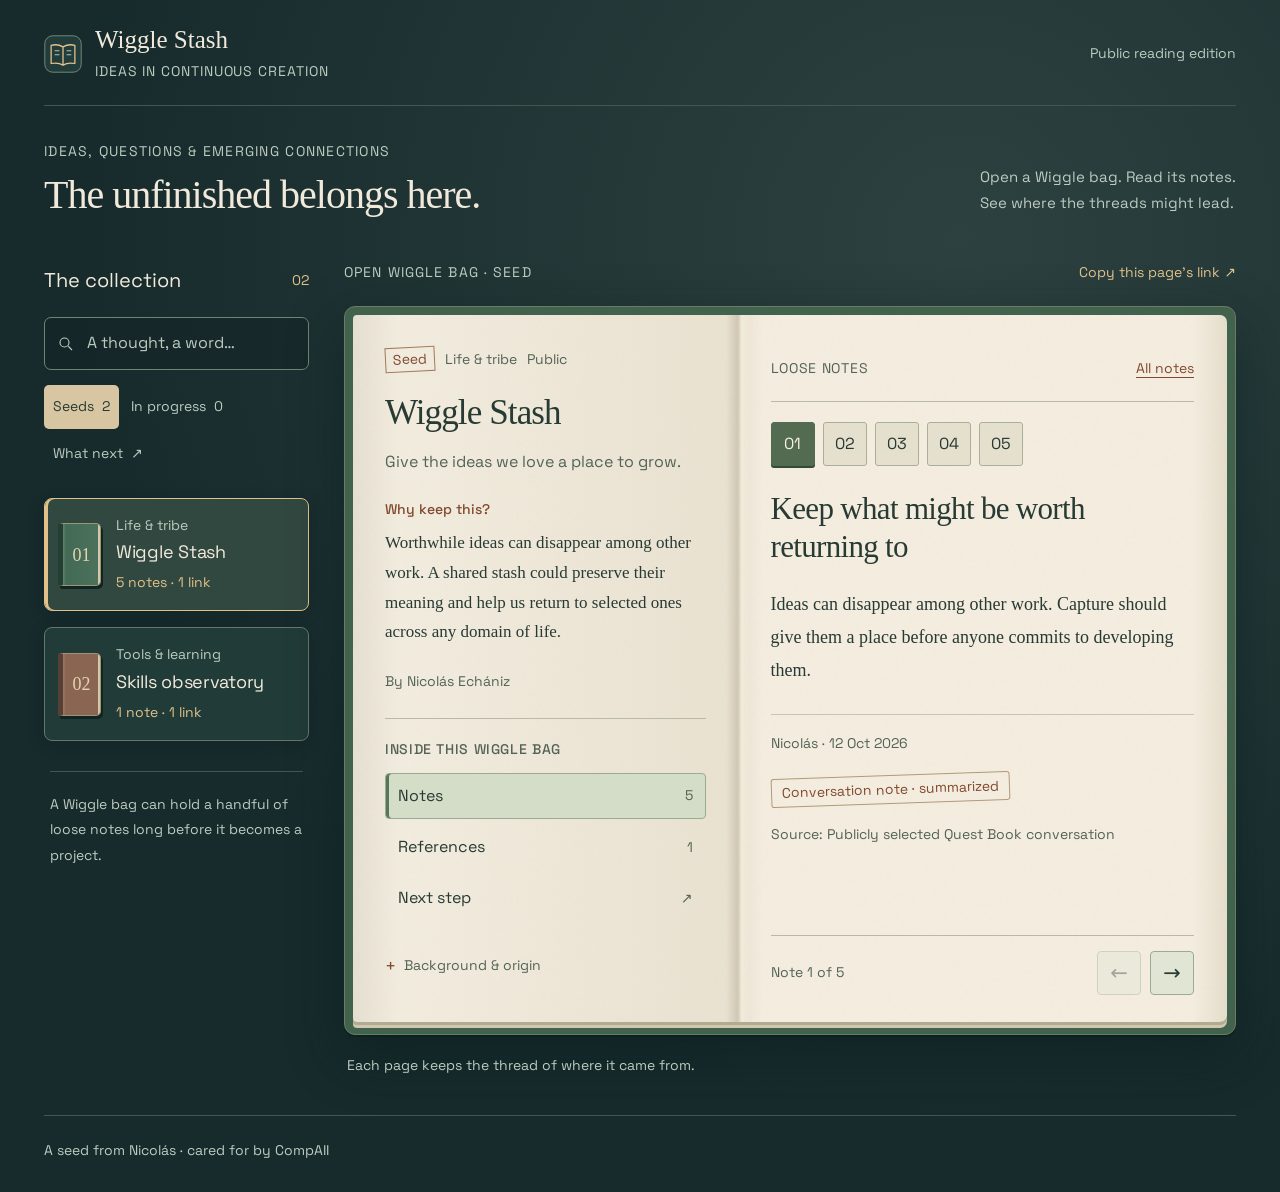
<file: public/questbook/index.html>
<!doctype html>
<html lang="en">
<head>
  <meta charset="utf-8">
  <meta name="viewport" content="width=device-width, initial-scale=1">
  <meta name="description" content="Shared Wiggle bags for ideas in continuous creation. Open a bag, read its notes and follow its linked material.">
  <meta name="theme-color" content="#172b2c">
  <title>Wiggle Stash · The tribe's exploration journal</title>
  <link rel="icon" href="mark.svg" type="image/svg+xml">
  <link rel="stylesheet" href="style.css">
  <script src="app.js" defer></script>
</head>
<body>
  <a class="skip" href="#notebook">Skip to the open notebook</a>
  <div class="shell">
    <header class="masthead"><a class="brand" href="./"><img src="mark.svg" width="38" height="38" alt=""><span>Wiggle Stash<small>IDEAS IN CONTINUOUS CREATION</small></span></a><div class="home-links"><span class="public-label">Public reading edition</span></div></header>
    <main>
      <div class="welcome"><div><p class="eyebrow">IDEAS, QUESTIONS & EMERGING CONNECTIONS</p><h1>The unfinished belongs here.</h1></div><p>Open a Wiggle bag. Read its notes. <br>See where the threads might lead.</p></div>
      <div class="desk">
        <aside class="collection" aria-labelledby="collection-title">
          <div class="collection-heading"><h2 id="collection-title">The collection</h2><span id="collection-count">—</span></div>
          <label class="search"><span class="sr-only">Search Wiggle bags and notes</span><svg width="18" height="18" viewBox="0 0 24 24" fill="none" aria-hidden="true"><circle cx="10" cy="10" r="6" stroke="currentColor" stroke-width="1.5"/><path d="m15 15 5 5" stroke="currentColor" stroke-width="1.5"/></svg><input id="search" type="search" placeholder="A thought, a word…" autocomplete="off"></label>
          <div class="views" role="group" aria-label="Wiggle bag collection view"><button type="button" data-view="seeds" aria-pressed="true">Seeds <span id="seed-count">—</span></button><button type="button" data-view="progress" aria-pressed="false">In progress <span id="progress-count">—</span></button><button type="button" data-view="next" aria-pressed="false">What next <span aria-hidden="true">↗</span></button></div>
          <div id="quests" class="quest-list"><p class="loading">Opening the collection…</p></div>
          <p class="collection-note">A Wiggle bag can hold a handful of loose notes long before it becomes a project.</p>
          <p class="sr-only" id="result-status" role="status" aria-live="polite"></p>
        </aside>
        <section class="notebook-area" id="notebook" aria-label="Open Wiggle bag" tabindex="-1">
          <div class="notebook-topline"><span id="notebook-label">OPEN WIGGLE BAG</span><button type="button" id="share" disabled>Copy this page's link <span aria-hidden="true">↗</span></button></div>
          <div class="binding" id="binding" hidden>
            <div class="book-spread">
              <section class="context-page" id="quest-context" aria-label="Wiggle bag background"></section>
              <section class="entry-page" aria-labelledby="entry-title">
                <div class="entry-topline"><span id="entry-section">LOOSE NOTES</span><button type="button" id="show-notes">All notes</button></div>
                <div id="note-index" class="note-index" role="group" aria-label="Choose a note"></div>
                <div class="entry-content" id="entry-content"></div>
                <div class="entry-footer"><span id="page-position"></span><div class="page-turns"><button type="button" id="previous" aria-label="Previous note">←</button><button type="button" id="next" aria-label="Next note">→</button></div></div>
              </section>
            </div>
          </div>
          <div id="empty-reader" class="empty-reader"><h2>A place for what comes next.</h2><p>The first Wiggle bags are opening.</p></div>
          <div class="notebook-bottomline"><p id="reader-hint">Every page keeps the thread of where it came from.</p><span id="share-status" role="status"></span></div>
        </section>
      </div>
    </main>
    <footer><span>A seed from Nicolás · cared for by CompAII</span></footer>
    <noscript><p class="no-script">Wiggle Stash needs JavaScript to open its Wiggle bags. Ideas can rest here before becoming projects; we care for the stash through conversation.</p></noscript>
  </div>
</body>
</html>
</file>
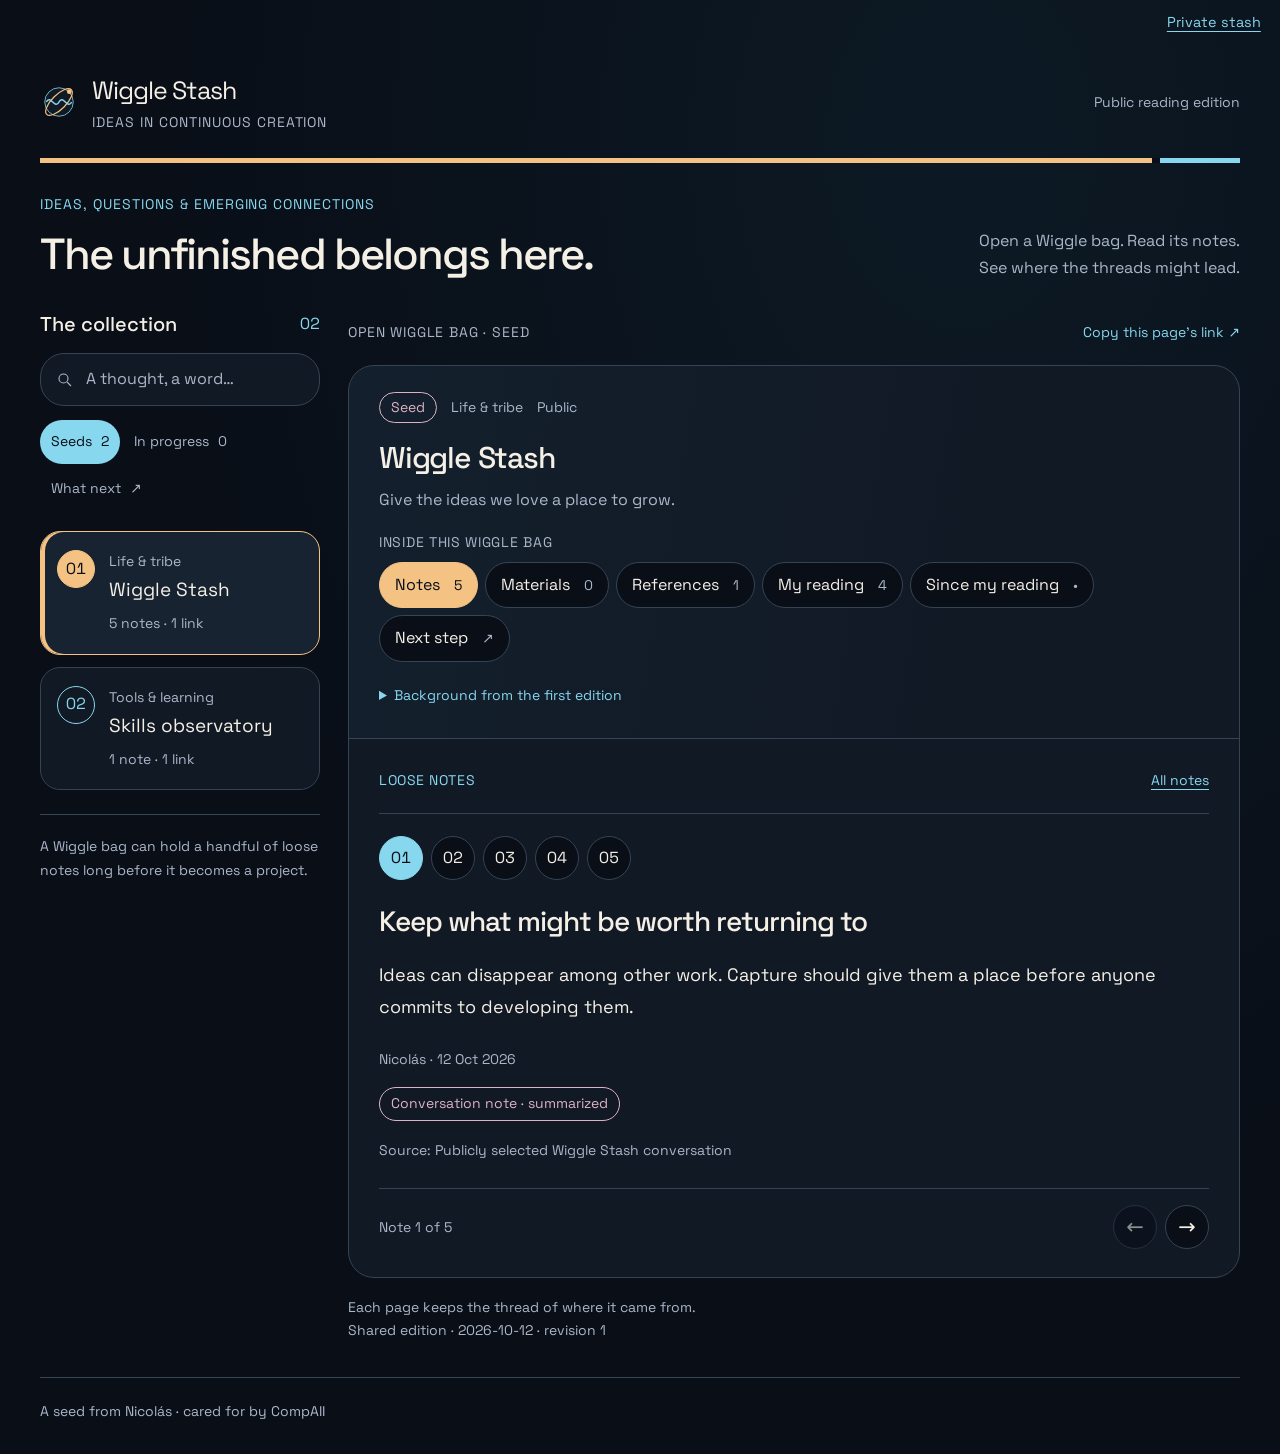
<file: public/wiggle-stash/index.html>
<!doctype html>
<html lang="en">
<head>
  <meta charset="utf-8">
  <meta name="viewport" content="width=device-width, initial-scale=1, viewport-fit=cover">
  <meta name="description" content="Shared Wiggle bags for ideas in continuous creation. Open a bag, read its notes and follow its linked material.">
  <meta name="theme-color" content="#090e17">
  <title>Wiggle Stash · Ideas in continuous creation</title>
  <link rel="icon" href="mark.svg" type="image/svg+xml">
  <link rel="stylesheet" href="style.css">
  <script src="app.js" defer></script>
</head>
<body>
  <a class="skip" href="#notebook">Skip to the open Wiggle bag</a>
  <nav id="edition-links" class="edition-links" aria-label="Other selected editions" hidden></nav>
  <div class="shell">
    <header class="masthead"><a class="brand" href="./"><img src="mark.svg" width="38" height="38" alt=""><span>Wiggle Stash<small>IDEAS IN CONTINUOUS CREATION</small></span></a><div class="home-links"><span class="public-label">Selected reading edition</span></div></header>
    <main>
      <div class="welcome"><div><p class="eyebrow">IDEAS, QUESTIONS & EMERGING CONNECTIONS</p><h1>The unfinished belongs here.</h1></div><p>Open a Wiggle bag. Read its notes. <br>See where the threads might lead.</p></div>
      <div class="desk">
        <aside class="collection" aria-labelledby="collection-title">
          <div class="collection-heading"><h2 id="collection-title">The collection</h2><span id="collection-count">—</span></div>
          <label class="search"><span class="sr-only">Search Wiggle bags and notes</span><svg width="18" height="18" viewBox="0 0 24 24" fill="none" aria-hidden="true"><circle cx="10" cy="10" r="6" stroke="currentColor" stroke-width="1.5"/><path d="m15 15 5 5" stroke="currentColor" stroke-width="1.5"/></svg><input id="search" type="search" placeholder="A thought, a word…" autocomplete="off"></label>
          <div class="views" role="group" aria-label="Wiggle bag collection view"><button type="button" data-view="seeds" aria-pressed="true">Seeds <span id="seed-count">—</span></button><button type="button" data-view="progress" aria-pressed="false">In progress <span id="progress-count">—</span></button><button type="button" data-view="next" aria-pressed="false">What next <span aria-hidden="true">↗</span></button></div>
          <div id="bags" class="bag-list"><p class="loading">Opening the collection…</p></div>
          <p class="collection-note">A Wiggle bag can hold a handful of loose notes long before it becomes a project.</p>
          <p class="sr-only" id="result-status" role="status" aria-live="polite"></p>
        </aside>
        <section class="notebook-area" id="notebook" aria-label="Open Wiggle bag" tabindex="-1">
          <div class="notebook-topline"><span id="notebook-label">OPEN WIGGLE BAG</span><button type="button" id="share" disabled>Copy this page's link <span aria-hidden="true">↗</span></button></div>
          <div class="binding" id="binding" hidden>
            <div class="book-spread">
              <section class="context-page" id="bag-context" aria-label="Wiggle bag background"></section>
              <section class="entry-page" aria-labelledby="entry-title">
                <div class="entry-topline"><span id="entry-section">LOOSE NOTES</span><button type="button" id="show-notes">All notes</button></div>
                <div id="note-index" class="note-index" role="group" aria-label="Choose a note"></div>
                <div class="entry-content" id="entry-content"></div>
                <div class="entry-footer"><span id="page-position"></span><div class="page-turns"><button type="button" id="previous" aria-label="Previous note">←</button><button type="button" id="next" aria-label="Next note">→</button></div></div>
              </section>
            </div>
          </div>
          <div id="empty-reader" class="empty-reader"><h2>A place for what comes next.</h2><p>The first Wiggle bags are opening.</p></div>
          <div class="notebook-bottomline"><div><p id="reader-hint">Every page keeps the thread of where it came from.</p><p id="reader-version"></p></div><span id="share-status" role="status"></span></div>
        </section>
      </div>
    </main>
    <footer><span>A seed from Nicolás · cared for by CompAII</span></footer>
    <noscript><p class="no-script">Wiggle Stash needs JavaScript to open its Wiggle bags. Ideas can rest here before becoming projects; we care for the stash through conversation.</p></noscript>
  </div>
</body>
</html>
</file>
<file: public/questbook/style.css>
@font-face {font-family:'Space Grotesk';src:url('fonts/space-grotesk-latin.woff2') format('woff2');font-weight:300 700;font-style:normal;font-display:swap}
:root {color-scheme:dark;--desk:#172b2c;--ink:#f1eadc;--muted:#bdcbbf;--amber:#e1c18a;--paper:#f0e9dc;--paper-ink:#283a34;--paper-muted:#536356;--rust:#81492e;--line:#405752;--serif:Georgia,'Times New Roman',serif}
* {box-sizing:border-box}
body {margin:0;background:radial-gradient(ellipse at 75% 20%,#2c4140,transparent 65%),var(--desk);color:var(--ink);font:16px/1.65 'Space Grotesk',system-ui,sans-serif}
button,input {font:inherit}
button {cursor:pointer;touch-action:manipulation}
a {color:var(--amber);text-decoration:none}
a:hover {text-decoration:underline}
button:focus-visible,a:focus-visible,input:focus-visible,section[tabindex]:focus-visible {outline:2px solid var(--amber);outline-offset:4px}
button:disabled {cursor:default;opacity:.4}
[hidden] {display:none!important}
.shell {max-width:1510px;padding:0 44px;margin:0 auto}
.masthead {display:flex;align-items:center;justify-content:space-between;gap:20px;flex-wrap:wrap;padding:25px 0 23px;border-bottom:1px solid var(--line)}
.brand {display:flex;align-items:center;gap:13px;color:var(--ink);font:25px/1.2 var(--serif)}
.brand img {flex-shrink:0}
.brand small {display:block;font:14px/1.6 'Space Grotesk',sans-serif;letter-spacing:.065em;color:var(--muted);margin-top:5px}
.home-links {display:flex;align-items:center;gap:23px;font-size:14px;flex-wrap:wrap}
.public-label {color:var(--muted)}
.home-links a {color:var(--ink)}
.home-links a span {color:var(--amber);margin-left:6px}
.welcome {display:flex;align-items:end;justify-content:space-between;gap:24px;flex-wrap:wrap;padding:35px 0 32px}
.eyebrow {font-size:14px;line-height:1.5;color:var(--muted);letter-spacing:.09em;margin:0 0 10px}
h1 {font:40px/1.15 var(--serif);letter-spacing:-.025em;margin:0}
.welcome>p {font-size:15px;color:var(--muted);margin:0 0 3px;line-height:1.7}
.desk {display:grid;grid-template-columns:265px minmax(0,1fr);gap:35px;align-items:start}
.collection {padding:14px 0 0;min-width:0}
.collection-heading {display:flex;justify-content:space-between;align-items:center;gap:12px;margin-bottom:20px}
.collection-heading h2 {font-size:20px;font-weight:400;margin:0}
.collection-heading>span {color:var(--amber);font-size:14px}
.search {display:flex;align-items:center;gap:10px;border:1px solid #708476;border-radius:7px;padding:11px 12px;color:var(--muted);background:#12222580}
.search svg {flex-shrink:0}
.search input {color:var(--ink);font-size:16px;background:none;border:0;min-width:0;width:100%}
.search input::placeholder {color:var(--muted)}
.views {display:flex;gap:3px;flex-wrap:wrap;margin:15px 0 22px}
.views button {border:0;background:none;color:var(--muted);font-size:14px;min-height:44px;padding:6px 9px;border-radius:5px}
.views button span {margin-left:4px}
.views button[aria-pressed=true] {background:#d8c6a3;color:#263b34}
.quest-list {display:flex;flex-direction:column;gap:16px}
.quest-choice {display:flex;align-items:center;gap:15px;width:100%;text-align:left;color:var(--ink);padding:16px 13px;background:#213b38;border:1px solid #61796d;border-radius:8px;box-shadow:0 4px 16px #07151333;transition:border-color .15s,background .15s}
.quest-choice[aria-pressed=true] {background:#314840;border-color:var(--amber);box-shadow:inset 3px 0 0 var(--amber),0 4px 16px #07151333}
.quest-choice:hover {background:#354d44;border-color:var(--amber)}
.mini-journal {display:grid;place-items:center;flex-shrink:0;width:43px;height:63px;border-radius:2px 5px 5px 2px;border:1px solid #9b9475;border-left:5px solid #233f34;background:linear-gradient(90deg,#628368 0%,#426a56 8%,#4c715b 95%,#d4c7ac 95%);color:#e5d4b0;box-shadow:2px 3px 0 #102522;font:18px/1 var(--serif)}
.quest-choice:nth-child(2n) .mini-journal {background:linear-gradient(90deg,#9d7763 0%,#896552 8%,#896552 95%,#d4c7ac 95%);border-left-color:#573f36}
.choice-copy {display:block;min-width:0}
.choice-domain {font-size:14px;color:var(--muted);display:block;line-height:1.45}
.choice-title {font-size:18px;line-height:1.35;display:block;margin:5px 0 7px;letter-spacing:-.015em}
.choice-count {font-size:14px;color:var(--amber);display:block}
.collection-note {color:var(--muted);font-size:14px;line-height:1.8;margin:30px 6px 0;border-top:1px solid var(--line);padding-top:20px}
.notebook-area {min-width:0}
.notebook-topline {display:flex;justify-content:space-between;align-items:center;gap:14px;margin:0 0 12px;flex-wrap:wrap;font-size:14px;color:var(--muted)}
.notebook-topline>span {letter-spacing:.08em}
#share {font-size:14px;color:var(--amber);background:none;border:0;padding:8px 0;min-height:44px}
.binding {border:1px solid #6e7964;border-radius:11px;background:#41634d;padding:8px 8px 12px;box-shadow:0 20px 55px #05181870,0 2px 0 #102522}
.book-spread {position:relative;display:grid;grid-template-columns:44% 56%;border-radius:4px 7px 7px 4px;overflow:hidden;min-height:650px;box-shadow:0 3px 0 #b0ac91,0 6px 0 #d2c6ae}
.book-spread::after {content:'';position:absolute;left:44%;top:0;bottom:0;width:24px;transform:translateX(-50%);background:linear-gradient(90deg,transparent,#66533a2b 45%,#4c3a2326 50%,#fffbeb55 65%,transparent);pointer-events:none}
.context-page,.entry-page {color:var(--paper-ink);background:var(--paper);min-width:0}
.context-page {padding:32px 32px 34px;background:linear-gradient(90deg,#e5dfd0,#f2ecde 12%,#e9e1d0 99%);position:relative}
.entry-page {padding:31px 33px 27px;background:linear-gradient(90deg,#e9e1d0,#f4eddf 5%,#f4eddf 93%,#e5ddca);display:flex;flex-direction:column;position:relative}
.context-page::before,.entry-page::before {content:'';position:absolute;inset:0;opacity:.2;pointer-events:none;background-image:url("data:image/svg+xml,%3Csvg viewBox='0 0 150 150' xmlns='http://www.w3.org/2000/svg'%3E%3Cfilter id='n'%3E%3CfeTurbulence type='fractalNoise' baseFrequency='.8' numOctaves='3' stitchTiles='stitch'/%3E%3C/filter%3E%3Crect width='100%25' height='100%25' opacity='.15' filter='url(%23n)'/%3E%3C/svg%3E")}
.context-page>* ,.entry-page>* {position:relative}
.quest-meta {display:flex;align-items:center;gap:10px;flex-wrap:wrap;font-size:14px;color:var(--paper-muted);margin:0 0 21px}
.seed-stamp {color:var(--rust);border:1px solid #a2785a;display:inline-flex;padding:1px 7px;line-height:1.5;transform:rotate(-3deg);font-size:14px}
.quest-title {font:35px/1.12 var(--serif);letter-spacing:-.025em;margin:0 0 16px;overflow-wrap:anywhere}
.quest-subtitle {color:var(--paper-muted);font-size:16px;line-height:1.65;margin:0 0 23px}
.why-label {color:var(--rust);font-size:14px;font-weight:500;margin:0 0 7px}
.why-body {font:17px/1.75 var(--serif);margin:0 0 23px}
.quest-author {font-size:14px;line-height:1.6;color:var(--paper-muted);margin:0 0 26px}
.contents-title {color:var(--paper-muted);font-size:14px;font-weight:500;letter-spacing:.045em;border-top:1px solid #b8baa7;padding-top:19px;margin:0 0 11px}
.contents {display:flex;flex-direction:column;gap:5px}
.contents button {background:none;border:1px solid transparent;border-radius:4px;color:var(--paper-ink);font-size:16px;text-align:left;display:flex;justify-content:space-between;align-items:center;gap:12px;padding:9px 12px;min-height:44px}
.contents button span {color:var(--paper-muted);font-size:14px}
.contents button[aria-pressed=true] {background:#d3ddc7;border-color:#99ab92;box-shadow:inset 3px 0 0 #58765a}
.contents button:hover {border-color:#7e9175}
.context-page details {font-size:14px;line-height:1.75;color:var(--paper-muted);margin-top:22px}
.context-page summary {cursor:pointer;min-height:44px;display:flex;align-items:center;gap:8px;list-style:none}
.context-page summary::before {content:'+';font-size:18px;color:var(--rust)}
.context-page details[open] summary::before {content:'−'}
.context-page details p {margin:5px 0 16px}
.context-page details h3 {color:var(--paper-ink);font-size:14px;font-weight:500;margin:17px 0 4px}
.context-page button:focus-visible,.entry-page button:focus-visible,.entry-page a:focus-visible,.context-page summary:focus-visible {outline-color:#85532e}
.entry-topline {display:flex;align-items:center;justify-content:space-between;gap:16px;flex-wrap:wrap;font-size:14px;color:var(--paper-muted);letter-spacing:.05em;border-bottom:1px solid #b8baa7;padding-bottom:11px;min-height:46px}
#show-notes {background:none;color:var(--rust);font-size:14px;border:0;min-height:44px;padding:4px 0;text-decoration:underline;text-underline-offset:4px;letter-spacing:0}
.note-index {display:flex;flex-wrap:wrap;gap:8px;margin:20px 0 24px}
.note-index button {min-width:44px;min-height:44px;border:1px solid #aaaf99;border-radius:3px;color:var(--paper-ink);background:#e5dfce;font-size:16px}
.note-index button[aria-pressed=true] {background:#536b51;color:#f8f1df;border-color:#536b51;box-shadow:0 2px 0 #324c33}
.note-index button:hover {border-color:var(--rust)}
.entry-content {flex:1;min-width:0;overflow-wrap:anywhere;padding-bottom:24px}
.note-heading {font:31px/1.2 var(--serif);letter-spacing:-.022em;color:var(--paper-ink);margin:0 0 23px}
.note-body {font:18px/1.85 var(--serif);margin:0 0 26px;white-space:pre-line}
.note-attribution {color:var(--paper-muted);font-size:14px;margin:0 0 20px;padding-top:17px;border-top:1px solid #c3c6b3;line-height:1.7}
.note-type {display:inline-block;color:var(--rust);font-size:14px;border:1px solid #b39979;padding:3px 10px;transform:rotate(-2deg);border-radius:3px;line-height:1.5}
.source-detail {color:var(--paper-muted);font-size:14px;line-height:1.7;margin:19px 0 0}
.entry-footer {display:flex;align-items:center;justify-content:space-between;gap:16px;border-top:1px solid #b8baa7;padding-top:15px;margin-top:15px;flex-wrap:wrap}
#page-position {color:var(--paper-muted);font-size:14px}
.page-turns {display:flex;gap:9px}
.page-turns button {border:1px solid #9aab91;border-radius:4px;background:#e1e5d4;color:var(--paper-ink);min-width:44px;min-height:44px;font-size:21px;line-height:1}
.notes-overview {display:grid;grid-template-columns:1fr;gap:14px}
.note-preview {text-align:left;padding:17px 19px;background:#e4d6b7;border:1px solid #b8a680;border-radius:2px 12px 4px 3px;box-shadow:0 3px 0 #cbbea3;transform:rotate(-.7deg);color:var(--paper-ink);display:block;width:100%}
.note-preview:nth-child(2n) {background:#d5dfcf;border-color:#a4b698;transform:rotate(.7deg)}
.note-preview:nth-child(3n) {background:#dfd6df;border-color:#b4a1b6}
.note-preview>span {display:block;font-size:14px;color:var(--paper-muted);line-height:1.6}
.note-preview strong {display:block;font:20px/1.3 var(--serif);margin:8px 0 11px}
.note-preview p {font-size:15px;line-height:1.65;margin:0 0 13px}
.note-preview:hover {box-shadow:0 5px 0 #b1aa8a;border-color:var(--rust)}
.reference-card {display:block;border:1px solid #9cae93;border-left:4px solid #6c8862;background:#e0e4d4;padding:21px 22px;border-radius:3px 10px 10px 3px;margin:22px 0;color:#345941;overflow-wrap:anywhere}
.reference-card strong {display:block;font:22px/1.3 var(--serif);margin-bottom:9px}
.reference-card span {font-size:14px;color:var(--paper-muted);display:block}
.next-label {font-size:14px;color:var(--rust);margin:12px 0}
.next-occasion {border-top:1px solid #bbc0aa;padding-top:18px;margin-top:30px}
.next-occasion h3 {font-size:15px;font-weight:500;color:#3b6347;margin:0 0 9px}
.next-occasion p {font:17px/1.8 var(--serif);margin:0}
.notebook-bottomline {display:flex;justify-content:space-between;align-items:start;gap:20px;padding:19px 3px 0;flex-wrap:wrap}
.notebook-bottomline p {margin:0;font-size:14px;color:var(--muted)}
#share-status {font-size:14px;color:var(--amber);overflow-wrap:anywhere}
.empty-reader {border:1px dashed #859587;border-radius:9px;padding:70px 35px;text-align:center;background:#213c3855;color:var(--muted)}
.empty-reader h2 {font:29px/1.3 var(--serif);color:var(--ink);margin:0 0 16px}
.empty-reader p {margin:0}
.empty-reader button {margin-top:22px;min-height:44px;background:var(--amber);color:#243c32;border:0;border-radius:5px;padding:10px 19px}
.collection-empty {color:var(--muted);padding:15px 5px}
.loading {color:var(--muted)}
footer {display:flex;align-items:center;justify-content:space-between;gap:20px;flex-wrap:wrap;font-size:14px;color:var(--muted);border-top:1px solid var(--line);margin-top:38px;padding:23px 0 30px}
footer a {color:var(--muted)}
.skip {position:fixed;top:-100px;left:20px;z-index:10;background:var(--paper);color:var(--paper-ink);padding:12px 18px;border-radius:5px}
.skip:focus {top:15px}
.sr-only {position:absolute;width:1px;height:1px;padding:0;margin:-1px;overflow:hidden;clip:rect(0,0,0,0);white-space:nowrap;border:0}
.no-script {padding:18px 0;color:var(--muted)}
@media(max-width:1150px) {.shell{padding:0 28px}.desk{grid-template-columns:230px minmax(0,1fr);gap:24px}.context-page,.entry-page{padding:26px 24px}.quest-title{font-size:30px}.note-heading{font-size:28px}.book-spread{grid-template-columns:43% 57%}.book-spread::after{left:43%}}
@media(max-width:950px) {.desk{grid-template-columns:1fr}.collection{display:grid;grid-template-columns:1fr 1fr;gap:15px 25px;padding:0}.collection-heading{margin:0;align-self:center}.search{align-self:center}.views{margin:0;align-self:center}.quest-list{grid-column:1/-1;display:grid;grid-template-columns:1fr 1fr}.collection-note{margin:0;border:0;padding:0;align-self:center}.notebook-topline{margin-top:0}.welcome{padding:27px 0}.book-spread{min-height:620px}.quest-title{font-size:33px}}
@media(max-width:650px) {.shell{padding:0 18px}.masthead{padding:20px 0;gap:15px}.brand{font-size:24px}.brand small{font-size:14px;letter-spacing:.015em}.brand img{width:32px;height:32px}.home-links{gap:15px}.public-label{display:none}.home-links a{font-size:14px}.welcome{display:block;padding:25px 0 22px}.welcome .eyebrow{font-size:14px;letter-spacing:.055em}h1{font-size:32px}.welcome>p{margin:13px 0 0;font-size:15px}.welcome>p br{display:none}.collection{gap:14px;grid-template-columns:1fr}.collection-heading{grid-column:1}.search{grid-column:1}.views{grid-column:1;gap:6px}.views button{padding:7px 10px}.collection-note{display:none}.quest-list{gap:12px;grid-template-columns:1fr 1fr}.quest-choice{align-items:start;padding:13px 11px;gap:10px}.mini-journal{width:28px;height:46px;font-size:16px;border-left-width:3px}.choice-domain{display:none}.choice-title{font-size:16px;margin:0 0 8px}.choice-count{font-size:14px}.desk{gap:23px}.notebook-topline{gap:6px;font-size:14px}.binding{padding:6px 6px 9px}.book-spread{display:flex;flex-direction:column;min-height:0}.book-spread::after{display:none}.context-page{padding:24px 24px 20px;background:#eee6d5;border-bottom:1px solid #b8baa7}.entry-page{padding:26px 24px;background:#f3ecdd;min-height:500px}.quest-meta{margin-bottom:15px}.quest-title{font-size:32px}.quest-subtitle{margin-bottom:16px}.why-label,.why-body,.quest-author{display:none}.contents-title{border:0;padding:0;margin:17px 0 8px}.contents{flex-direction:row;flex-wrap:wrap;gap:5px}.contents button{font-size:15px;padding:8px 10px}.contents button span{font-size:14px}.context-page details{margin:8px 0 0}.context-page details:not([open]) summary{min-height:34px}.context-page details[open] .mobile-why{display:block}.note-heading{font-size:28px}.note-body{font-size:18px}.note-index{margin:18px 0 24px}.notebook-bottomline{gap:12px}.note-preview{transform:rotate(-.4deg);padding:17px}.note-preview:nth-child(2n){transform:rotate(.4deg)}footer{gap:12px;margin-top:28px;padding:20px 0 26px}}
@media(max-width:360px) {.quest-list{grid-template-columns:1fr}.quest-choice{align-items:center}.mini-journal{width:35px;height:49px}.choice-domain{display:block}.choice-title{font-size:17px;margin:3px 0 5px}.collection-heading h2{font-size:19px}.context-page,.entry-page{padding:22px 19px}.quest-title{font-size:29px}.note-heading{font-size:26px}}
@media(prefers-reduced-motion:reduce) {*{animation:none!important;transition:none!important}html{scroll-behavior:auto}}
.mobile-why{display:none}.context-page details:not([open]) summary{min-height:44px}.entry-content>*{position:relative}
@media(max-width:650px){.welcome .eyebrow{display:none}.welcome h1{font-size:28px}.home-links{display:none}.welcome{padding:20px 0}.welcome>p{margin-top:10px}.context-page details[open] .mobile-why{display:block}}
.choice-copy{overflow-wrap:anywhere}.context-page,.entry-page{overflow-wrap:anywhere}.entry-topline>span{min-width:0}.brand small{overflow-wrap:anywhere}
</file>
<file: public/wiggle-stash/style.css>
@font-face{font-family:'Space Grotesk';src:url('fonts/space-grotesk-latin.woff2') format('woff2');font-weight:300 700;font-style:normal;font-display:swap}
:root{color-scheme:dark;--space:#090e17;--panel:#111925;--panel2:#182331;--ink:#f5f0e6;--muted:#abb7c9;--amber:#f4c283;--cyan:#87d7ee;--mauve:#dcb3c3;--green:#a8dac6;--line:#354455}
*{box-sizing:border-box}body{margin:0;background:radial-gradient(ellipse at 75% 10%,#173b4b40,transparent 60%),var(--space);color:var(--ink);font:16px/1.65 'Space Grotesk',system-ui,sans-serif;-webkit-font-smoothing:antialiased}button,input{font:inherit}button{cursor:pointer;touch-action:manipulation;min-height:44px;color:inherit}a{color:var(--cyan);text-underline-offset:4px}button:focus-visible,a:focus-visible,input:focus-visible,summary:focus-visible,section[tabindex]:focus-visible{outline:3px solid var(--cyan);outline-offset:4px}button:disabled{cursor:default;opacity:.55}[hidden]{display:none!important}p{margin:0 0 18px}h1,h2,h3,h4,h5{font-weight:500;line-height:1.25}svg,img{max-width:100%}.shell{max-width:1470px;padding:0 40px;margin:auto}.masthead{display:flex;align-items:center;justify-content:space-between;gap:20px;flex-wrap:wrap;padding:24px 0;border-bottom:5px solid var(--amber);position:relative}.masthead:after{content:'';position:absolute;right:0;bottom:-5px;width:80px;height:5px;background:var(--cyan);border-left:8px solid var(--space)}.brand{display:flex;align-items:center;gap:14px;color:var(--ink);font-size:25px;letter-spacing:-.04em;text-decoration:none}.brand small{display:block;font-size:14px;letter-spacing:.07em;color:var(--muted)}.brand img{flex:none}.home-links{font-size:14px;color:var(--muted)}.welcome{display:flex;align-items:end;justify-content:space-between;gap:24px;padding:30px 0}.eyebrow{font-size:14px;letter-spacing:.07em;color:var(--cyan);margin-bottom:10px}h1{font-size:clamp(30px,3.4vw,46px);letter-spacing:-.045em;margin:0}.welcome>p{color:var(--muted);margin:0;max-width:390px}.desk{display:grid;grid-template-columns:280px minmax(0,1fr);gap:28px;align-items:start}.collection{min-width:0}.collection-heading{display:flex;align-items:center;justify-content:space-between;gap:10px;margin-bottom:16px}.collection-heading h2{font-size:20px;margin:0}.collection-heading>span{color:var(--cyan);font-variant-numeric:tabular-nums}.search{display:flex;align-items:center;gap:10px;border:1px solid var(--line);border-radius:24px;padding:11px 15px;background:var(--panel);color:var(--muted)}.search svg{flex:none}.search input{background:none;border:0;min-width:0;width:100%;color:var(--ink);font-size:16px}.search input::placeholder{color:var(--muted)}.views{display:flex;gap:3px;flex-wrap:wrap;margin:14px 0 20px}.views button{background:none;border:0;border-radius:24px;font-size:14px;padding:7px 11px;color:var(--muted)}.views button span{margin-left:5px}.views button[aria-pressed=true]{background:var(--cyan);color:var(--space)}.bag-list{display:grid;gap:12px}.bag-choice{display:flex;align-items:start;gap:14px;width:100%;padding:18px 16px;background:var(--panel);border:1px solid var(--line);border-radius:20px;text-align:left}.bag-choice:hover{border-color:var(--cyan)}.bag-choice[aria-pressed=true]{border-color:var(--amber);box-shadow:inset 4px 0 var(--amber);background:var(--panel2)}.mini-journal{display:grid;place-items:center;flex:none;width:38px;height:38px;border:1px solid var(--cyan);border-radius:50%;font-size:16px;color:var(--cyan);font-variant-numeric:tabular-nums}.bag-choice[aria-pressed=true] .mini-journal{background:var(--amber);color:var(--space);border-color:var(--amber)}.choice-copy{min-width:0;overflow-wrap:anywhere}.choice-domain{display:block;color:var(--muted);font-size:14px}.choice-title{display:block;font-size:19px;line-height:1.35;margin:4px 0 10px}.choice-count{display:block;color:var(--muted);font-size:14px}.collection-note{color:var(--muted);font-size:14px;margin:24px 0 0;padding-top:20px;border-top:1px solid var(--line)}.notebook-area{min-width:0}.notebook-topline{display:flex;justify-content:space-between;align-items:center;gap:14px;flex-wrap:wrap;font-size:14px;color:var(--muted);margin-bottom:10px}.notebook-topline>span{letter-spacing:.06em}#share{border:0;background:none;color:var(--cyan);padding:8px 0;font-size:14px}.binding{border:1px solid var(--line);border-radius:26px;background:var(--panel);overflow:hidden}.book-spread{display:flex;flex-direction:column;min-width:0}.context-page{padding:26px 30px 20px;border-bottom:1px solid var(--line);background:linear-gradient(100deg,#1d334640,transparent 70%);min-width:0}.bag-meta{display:flex;align-items:center;gap:14px;flex-wrap:wrap;font-size:14px;color:var(--muted);margin-bottom:16px}.seed-stamp{color:var(--mauve);border:1px solid var(--mauve);border-radius:24px;padding:3px 11px}.bag-title{font-size:30px;letter-spacing:-.04em;margin:0 0 10px;overflow-wrap:anywhere}.bag-subtitle{font-size:16px;color:var(--muted);margin:0 0 14px;max-width:65ch}.contents-title{font-size:14px;color:var(--muted);letter-spacing:.05em;margin:18px 0 8px}.contents{display:flex;flex-wrap:wrap;gap:7px}.contents button{display:flex;align-items:center;justify-content:space-between;gap:14px;padding:9px 15px;background:var(--space);border:1px solid var(--line);border-radius:24px;font-size:16px}.contents button span{font-size:14px;color:var(--muted)}.contents button[aria-pressed=true]{background:var(--amber);border-color:var(--amber);color:var(--space)}.contents button[aria-pressed=true] span{color:var(--space)}.contents button:hover{border-color:var(--cyan)}.bag-background{font-size:14px;color:var(--muted);margin-top:12px}.bag-background h3{font-size:16px;color:var(--ink);margin:16px 0 8px}.bag-background p{max-width:65ch;margin-bottom:12px}.mobile-why{display:block}summary{cursor:pointer;min-height:44px;padding:10px 0;color:var(--cyan)}.entry-page{padding:20px 30px 28px;min-width:0;display:flex;flex-direction:column;min-height:460px}.entry-topline{display:flex;align-items:center;justify-content:space-between;gap:16px;flex-wrap:wrap;font-size:14px;color:var(--cyan);letter-spacing:.04em;border-bottom:1px solid var(--line);padding-bottom:10px;margin-bottom:22px}#show-notes{background:none;color:var(--cyan);border:0;font-size:14px;padding:4px 0;text-decoration:underline;text-underline-offset:4px}.note-index{display:flex;flex-wrap:wrap;gap:8px;margin:0 0 24px}.note-index button{min-width:44px;background:var(--space);border:1px solid var(--line);border-radius:50%;font-variant-numeric:tabular-nums}.note-index button[aria-pressed=true]{background:var(--cyan);border-color:var(--cyan);color:var(--space)}.entry-content{flex:1;min-width:0;overflow-wrap:anywhere}.note-heading{font-size:28px;letter-spacing:-.035em;margin:0 0 20px}.note-body{font-size:18px;line-height:1.8;margin:0 0 24px;white-space:pre-wrap;max-width:68ch}.note-attribution{font-size:14px;color:var(--muted);margin:0 0 16px;line-height:1.7}.note-type{display:inline-block;color:var(--mauve);border:1px solid var(--mauve);font-size:14px;padding:4px 11px;border-radius:24px}.source-detail{font-size:14px;line-height:1.7;color:var(--muted);margin:18px 0 0;overflow-wrap:anywhere}.entry-footer{display:flex;align-items:center;justify-content:space-between;gap:14px;flex-wrap:wrap;border-top:1px solid var(--line);padding-top:16px;margin-top:26px}#page-position{font-size:14px;color:var(--muted)}.page-turns{display:flex;gap:8px}.page-turns button{background:var(--space);border:1px solid var(--line);border-radius:50%;min-width:44px;font-size:21px}.notes-overview{display:grid;gap:12px}.note-preview{display:block;width:100%;text-align:left;padding:20px;border:1px solid var(--line);border-left:3px solid var(--cyan);border-radius:4px 18px 18px 4px;background:var(--space)}.note-preview>span{display:block;font-size:14px;color:var(--muted)}.note-preview strong{display:block;font-size:21px;font-weight:500;margin:8px 0 10px}.note-preview p{font-size:16px;margin-bottom:12px}.note-preview:hover{border-color:var(--cyan)}.material-card{padding:18px 0;border-bottom:1px solid var(--line)}.material-card h4{font-size:21px;margin:0 0 12px}.material-card audio,.material-card video,.material-card img{display:block;max-width:100%;margin:15px 0}.material-card audio{width:100%}.material-card details{margin-top:18px}.material-download{padding:10px 16px;border:1px solid var(--cyan);border-radius:24px;background:var(--space);color:var(--cyan)}.reading-history{display:flex;flex-wrap:wrap;gap:8px;margin:18px 0 24px}.reading-history button{padding:8px 15px;background:var(--space);border:1px solid var(--line);border-radius:24px}.reading-history button[aria-pressed=true]{background:var(--mauve);border-color:var(--mauve);color:var(--space)}.connections-heading{font-size:20px;margin:28px 0 16px}.connection-map{display:grid;gap:14px}.connection-card{border-left:3px solid var(--cyan);border-radius:3px 16px 16px 3px;padding:18px 22px;background:var(--space)}.connection-card h5{font-size:20px;margin:0 0 8px}.connection-card p,.entry-content details p{font-size:16px;line-height:1.75}.connection-status{font-size:14px;color:var(--mauve)}.connection-card details{margin-top:10px}.reading-change{padding:14px;border:1px solid var(--amber);border-radius:12px;color:var(--amber);font-size:16px}.reference-card{display:block;border:1px solid var(--line);border-left:3px solid var(--cyan);background:var(--space);padding:20px;border-radius:3px 18px 18px 3px;margin:18px 0;text-decoration:none;overflow-wrap:anywhere}.reference-card strong{display:block;font-size:21px;font-weight:500;margin-bottom:8px}.reference-card span{font-size:14px;color:var(--muted)}.reference-card:hover{border-color:var(--cyan)}.next-label{font-size:14px;color:var(--amber)}.next-occasion{border-top:1px solid var(--line);margin-top:26px;padding-top:20px}.next-occasion h3{font-size:18px;color:var(--amber)}.notebook-bottomline{display:flex;justify-content:space-between;gap:20px;flex-wrap:wrap;padding:18px 0 0}.notebook-bottomline p{font-size:14px;color:var(--muted);margin:0}#share-status{font-size:14px;color:var(--cyan);overflow-wrap:anywhere}.empty-reader{border:1px dashed var(--line);border-radius:24px;padding:50px 30px;color:var(--muted)}.empty-reader h2{font-size:28px;color:var(--ink);margin:0 0 16px}.empty-reader button{margin-top:22px;background:var(--amber);color:var(--space);border:0;border-radius:24px;padding:10px 18px}.collection-empty,.loading{color:var(--muted);padding:15px 5px}footer{font-size:14px;color:var(--muted);border-top:1px solid var(--line);margin-top:35px;padding:22px 0 30px}.skip{position:fixed;top:-100px;left:20px;z-index:10;background:var(--cyan);color:var(--space);padding:12px 18px;border-radius:24px}.skip:focus{top:15px}.sr-only{position:absolute;width:1px;height:1px;padding:0;margin:-1px;overflow:hidden;clip:rect(0,0,0,0);white-space:nowrap;border:0}.no-script{padding:18px 0;color:var(--muted)}
@media(max-width:1000px){.shell{padding:0 26px}.desk{grid-template-columns:230px minmax(0,1fr);gap:22px}.context-page,.entry-page{padding-left:24px;padding-right:24px}.welcome{align-items:start}.welcome>p{max-width:280px}}
@media(max-width:760px){.shell{padding:0 18px}.masthead{padding:18px 0}.brand{font-size:24px}.brand small{letter-spacing:.03em}.home-links{display:none}.welcome{display:block;padding:24px 0}.eyebrow{display:none}.welcome>p{margin-top:12px;max-width:none}.welcome>p br{display:none}.desk{grid-template-columns:1fr;gap:24px}.collection-heading{margin-bottom:12px}.views{margin:12px 0}.bag-list{grid-template-columns:1fr 1fr}.bag-choice{padding:14px 12px;gap:10px}.mini-journal{width:30px;height:30px}.choice-domain{display:none}.choice-title{font-size:17px;margin:0 0 8px}.collection-note{display:none}.context-page{padding:22px 22px 16px}.entry-page{padding:18px 22px 24px}.bag-title{font-size:28px}.note-heading{font-size:26px}.contents{gap:6px}.contents button{padding:8px 13px}.notebook-topline{gap:5px}.binding{border-radius:20px}.connection-card{padding:16px 18px}}
@media(max-width:380px){.bag-list{grid-template-columns:1fr}.bag-choice{align-items:center}.choice-title{margin:0 0 6px}.context-page,.entry-page{padding-left:18px;padding-right:18px}.brand img{width:32px}.brand{gap:10px}}
@media(prefers-reduced-motion:reduce){*{animation:none!important;transition:none!important}html{scroll-behavior:auto}}

.reading-occasion,.reading-request{border-left:3px solid var(--amber);padding-left:14px}.reading-changes{margin-bottom:22px}.reading-changes p{font-size:14px;color:var(--muted);margin-bottom:8px}.association-group{margin:24px 0}.association-group .connection-card{margin-bottom:16px}.association-group .source-detail{overflow-wrap:anywhere}.association-group h5{font-size:19px;margin:0 0 12px}.association-group details{margin-top:12px}
.edition-links { display: flex; justify-content: flex-end; flex-wrap: wrap; gap: 1rem; padding: .7rem 1.2rem; }
.edition-links[hidden] { display: none; }
.edition-links a { color: var(--cyan, #8de1e8); font-size: .9rem; }
.link-copy-result { display: block; overflow-wrap: anywhere; max-width: 100%; font-size: .85rem; }
.reading-view{display:flex;flex-wrap:wrap;gap:8px;margin:18px 0 24px}.reading-view button{padding:9px 16px;border:1px solid var(--cyan);border-radius:24px;background:var(--space);color:var(--cyan)}.reading-view button[aria-pressed=true]{background:var(--cyan);color:var(--space)}.reading-comparison{border-top:1px solid var(--line);padding-top:4px;margin-bottom:20px}.reading-before-after{border-left:2px solid var(--mauve);padding-left:16px;margin:12px 0}.reading-before-after h5{font-size:16px;margin:16px 0 8px}.reading-text-changes{margin:20px 0}
.edition-links .link-copy-result { flex-basis: 100%; text-align: right; }
</file>
